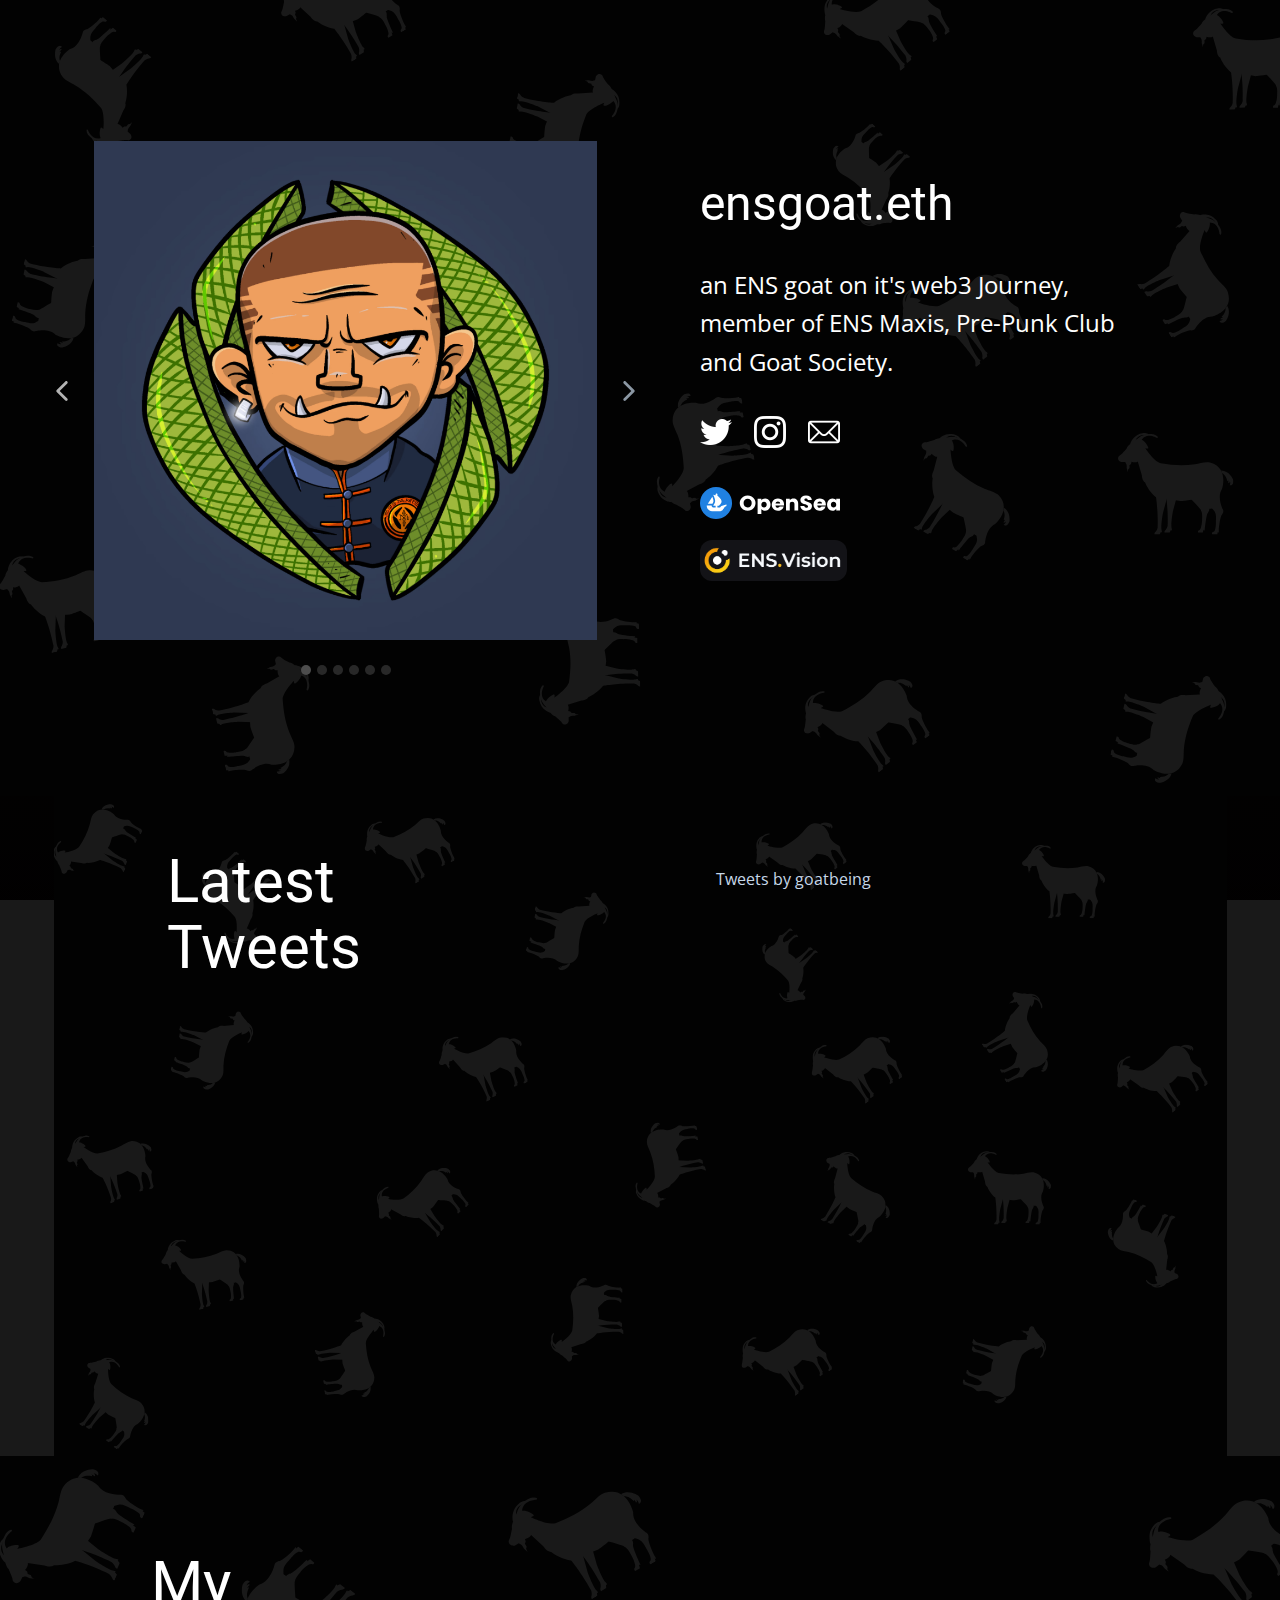
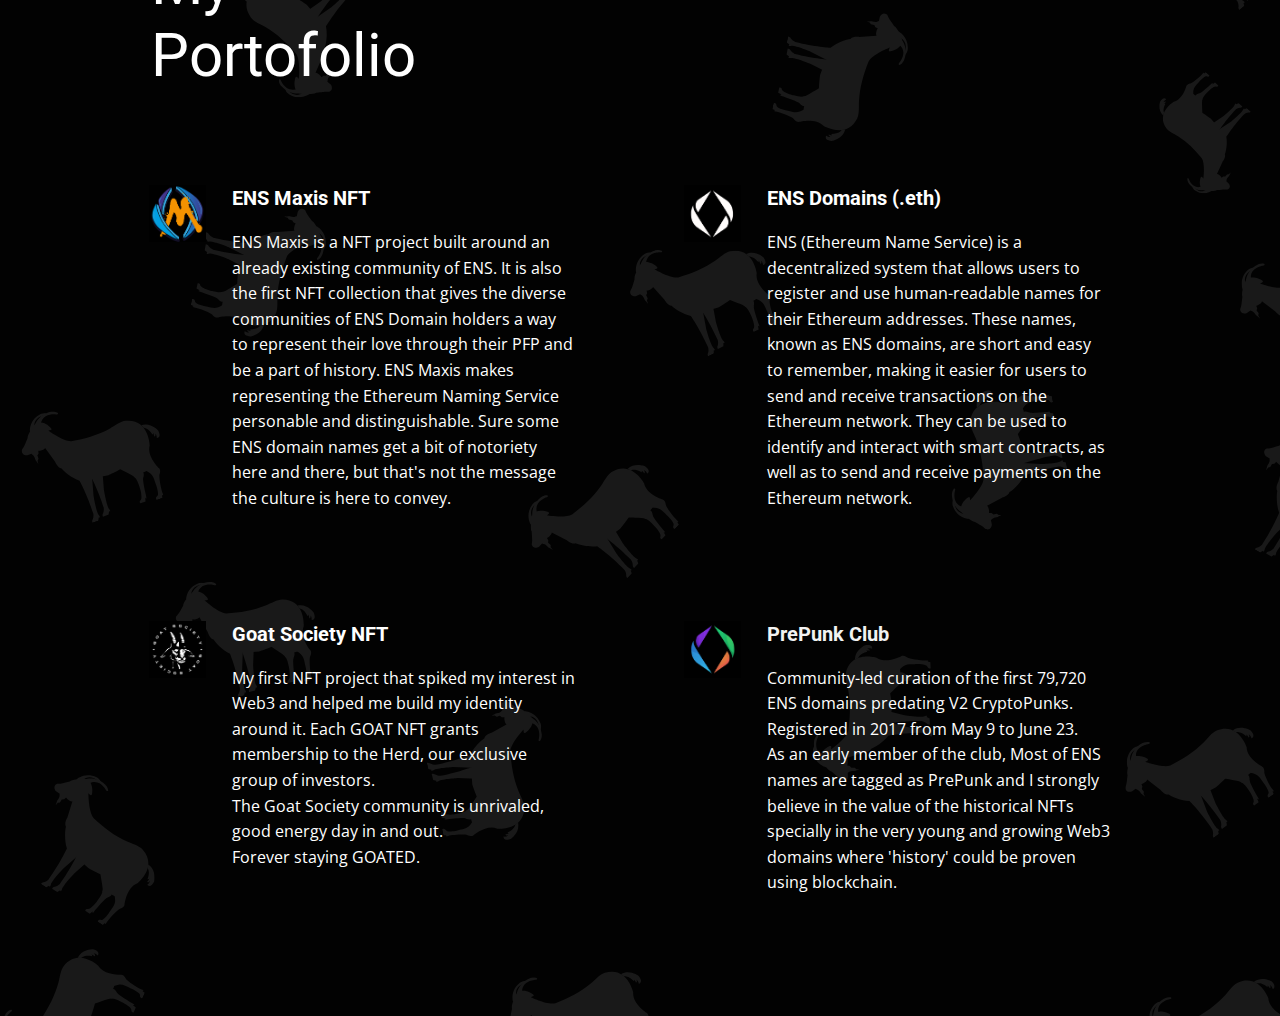
<file: index.html>
<!DOCTYPE html>
<html style="font-size: 16px;" lang="en"><head>
    <meta name="viewport" content="width=device-width, initial-scale=1.0">
    <meta charset="utf-8">
    <meta name="keywords" content="ethereum domain, goat, society, nft, ens, investor, blockchain, dot eth, decentralized, ipfs, website, hosting, limo, cloudflare, maxi, ens maxis, ens maxi, ens maxis nft, prepunk, prepunk club, club, ens domains, what to invest, web3, web69, journey, goatbeing, goatgang, goat gang, ens goat, ensgoat, ethereum, bitcoin, namecoin, publish, author, dev, web3 dev, solidity, smart contract, goat website, non fungible, token, coin, ens token, ens coin, dao, ens dao, nft project, ens nft, pfp, best pfp, pfp 2022, best nft 2022, developer">
    <meta name="description" content="Personal page of an ENS goat on it's web3 Journey, member of ENS Maxis, Pre-Punk Club and Goat Society.">
    <title>ensgoat.eth</title>
    <link rel="stylesheet" href="ensgoat.css" media="screen">
<link rel="stylesheet" href="Herd.css" media="screen">
    <script class="u-script" type="text/javascript" src="jquery.js" defer=""></script>
    <script class="u-script" type="text/javascript" src="ensgoat.js" defer=""></script>
    <meta name="generator" content="Goat Generator">
    <meta property="og:title" content="ensgoat.eth">
    <meta property="og:description" content="an ENS goat on it's web3 Journey, member of ENS Maxis, Pre-Punk Club and Goat Society.">
    <meta property="og:image" content="https://ensgoat.com/images/twittercard.png">
    <meta property="og:url" content="https://ensgoat.com">
    <link rel="canonical" href="https://ensgoat.com/">
    <link rel="icon" href="images/favicon.png">
    <link id="u-theme-google-font" rel="stylesheet" href="https://fonts.googleapis.com/css?family=Roboto:100,100i,300,300i,400,400i,500,500i,700,700i,900,900i|Open+Sans:300,300i,400,400i,500,500i,600,600i,700,700i,800,800i">
    
    
    
    
    <script type="application/ld+json">{
		"@context": "http://schema.org",
		"@type": "Organization",
		"name": "ENS Goat",
		"url": "https://ensgoat.com/",
		"logo": "images/favicon.png",
		"sameAs": [
				"https://twitter.com/goatbeing",
				"https://www.instagram.com/goatbeing/"
		]
}</script>
    <meta name="theme-color" content="#454545">
    <meta name="twitter:card" content="summary_large_image">
    <meta name="twitter:site" content="@goatbeing">
    <meta name="twitter:title" content="ensgoat.eth">
    <meta name="twitter:description" content="an ENS goat on it's web3 Journey, member of ENS Maxis, Pre-Punk Club and Goat Society.">
    <meta name="twitter:image" content="https://i.ibb.co/gw2SWDw/card.png">
    <meta property="og:type" content="website">
  </head>
  <body data-home-page="Herd.html" data-home-page-title="Herd" class="u-body u-gradient u-xl-mode" data-lang="en" style="background-image: linear-gradient(#172635, #0f0405);">
    <section class="u-clearfix u-image u-shading u-uploaded-video u-section-1" id="sec-d7a1" data-image-width="1920" data-image-height="1080">
      <div class="u-clearfix u-sheet u-valign-middle u-sheet-1">
        <div class="u-clearfix u-expanded-width u-gutter-0 u-layout-wrap u-layout-wrap-1">
          <div class="u-layout">
            <div class="u-layout-row">
              <div class="u-container-style u-layout-cell u-left-cell u-size-30 u-layout-cell-1">
                <div class="u-container-layout u-valign-middle-md u-valign-middle-sm u-valign-middle-xs u-container-layout-1">
                  <div class="u-carousel u-expanded-width-md u-gallery u-gallery-slider u-layout-carousel u-lightbox u-no-transition u-show-text-on-hover u-gallery-1" id="carousel-f035" data-interval="5000" data-u-ride="carousel">
                    <ol class="u-absolute-hcenter u-carousel-indicators u-carousel-indicators-1">
                      <li data-u-target="#carousel-f035" data-u-slide-to="0" class="u-active u-grey-70 u-shape-circle" style="width: 10px; height: 10px;"></li>
                      <li data-u-target="#carousel-f035" data-u-slide-to="1" class="u-grey-70 u-shape-circle" style="width: 10px; height: 10px;"></li>
                      <li data-u-target="#carousel-f035" data-u-slide-to="2" class="u-grey-70 u-shape-circle" style="width: 10px; height: 10px;"></li>
                      <li data-u-target="#carousel-f035" data-u-slide-to="3" class="u-grey-70 u-shape-circle" style="width: 10px; height: 10px;"></li>
                      <li data-u-target="#carousel-f035" data-u-slide-to="4" class="u-grey-70 u-shape-circle" style="width: 10px; height: 10px;"></li>
                      <li data-u-target="#carousel-f035" data-u-slide-to="5" class="u-grey-70 u-shape-circle" style="width: 10px; height: 10px;"></li>
                    </ol>
                    <div class="u-carousel-inner u-gallery-inner" role="listbox">
                      <div class="u-active u-carousel-item u-effect-fade u-gallery-item u-carousel-item-1" data-href="https://opensea.io/assets/ethereum/0xaa462106da447c0440a4be29614c19387a59a331/5669" data-target="_blank">
                        <div class="u-back-slide" data-image-width="907" data-image-height="911">
                          <img class="u-back-image u-expanded" src="images/maxi1.png">
                        </div>
                        <div class="u-align-center u-over-slide u-shading u-valign-bottom u-over-slide-1">
                          <h3 class="u-gallery-heading">ENS MAXIS NFT</h3>
                          <p class="u-gallery-text">#5669</p>
                        </div>
                      </div>
                      <div class="u-carousel-item u-effect-fade u-gallery-item u-carousel-item-2" data-href="https://opensea.io/assets/ethereum/0xaa462106da447c0440a4be29614c19387a59a331/5939">
                        <div class="u-back-slide" data-image-width="752" data-image-height="750">
                          <img class="u-back-image u-expanded" src="images/maxi3.png" alt="ENS MAXIS NFT">
                        </div>
                        <div class="u-align-center u-over-slide u-shading u-valign-bottom u-over-slide-2">
                          <h3 class="u-gallery-heading">ENS MAXIS NFT</h3>
                          <p class="u-gallery-text">#5939</p>
                        </div>
                      </div>
                      <div class="u-carousel-item u-effect-fade u-gallery-item u-carousel-item-3" data-image-width="753" data-image-height="733" data-href="https://opensea.io/assets/ethereum/0xaa462106da447c0440a4be29614c19387a59a331/7124" data-target="_blank">
                        <div class="u-back-slide">
                          <img class="u-back-image u-expanded" src="images/maxi2.png" alt="ENS MAXIS NFT">
                        </div>
                        <div class="u-align-center u-over-slide u-shading u-valign-bottom u-over-slide-3">
                          <h3 class="u-gallery-heading">ENS MAXIS NFT</h3>
                          <p class="u-gallery-text">#7124</p>
                        </div>
                      </div>
                      <div class="u-carousel-item u-effect-fade u-gallery-item u-carousel-item-4" data-image-width="751" data-image-height="749" data-href="https://opensea.io/assets/ethereum/0x2f14f1b6c350c41801b2b7ba9445670d7e2ffc70/6843" data-target="_blank">
                        <div class="u-back-slide">
                          <img class="u-back-image u-expanded" src="images/goat1.png" alt="Goat Society">
                        </div>
                        <div class="u-align-center u-over-slide u-shading u-valign-bottom u-over-slide-4">
                          <h3 class="u-gallery-heading">Goat Society</h3>
                          <p class="u-gallery-text">#6843</p>
                        </div>
                      </div>
                      <div class="u-carousel-item u-effect-fade u-gallery-item u-carousel-item-5" data-image-width="1093" data-image-height="1093" data-href="https://opensea.io/assets/ethereum/0x41231dadda96380c114e75e0da8a2b207d9232c2/1455" data-target="_blank">
                        <div class="u-back-slide">
                          <img class="u-back-image u-expanded" src="images/goat3.png" alt="Goat Society S2">
                        </div>
                        <div class="u-align-center u-over-slide u-shading u-valign-bottom u-over-slide-5">
                          <h3 class="u-gallery-heading">Goat Society S2</h3>
                          <p class="u-gallery-text">#1455</p>
                        </div>
                      </div>
                      <div class="u-carousel-item u-effect-fade u-gallery-item u-carousel-item-6" data-image-width="1096" data-image-height="1096" data-href="https://opensea.io/assets/ethereum/0x2f14f1b6c350c41801b2b7ba9445670d7e2ffc70/10880" data-target="_blank">
                        <div class="u-back-slide">
                          <img class="u-back-image u-expanded" src="images/goat2.png" alt="Goat Society">
                        </div>
                        <div class="u-align-center u-over-slide u-shading u-valign-bottom u-over-slide-6">
                          <h3 class="u-gallery-heading">Goat Society</h3>
                          <p class="u-gallery-text">#10880</p>
                        </div>
                      </div>
                    </div>
                    <a class="u-absolute-vcenter u-carousel-control u-carousel-control-prev u-opacity u-opacity-70 u-spacing-10 u-text-white u-carousel-control-1" href="#carousel-f035" role="button" data-u-slide="prev">
                      <span aria-hidden="true">
                        <svg viewBox="0 0 451.847 451.847"><path d="M97.141,225.92c0-8.095,3.091-16.192,9.259-22.366L300.689,9.27c12.359-12.359,32.397-12.359,44.751,0
c12.354,12.354,12.354,32.388,0,44.748L173.525,225.92l171.903,171.909c12.354,12.354,12.354,32.391,0,44.744
c-12.354,12.365-32.386,12.365-44.745,0l-194.29-194.281C100.226,242.115,97.141,234.018,97.141,225.92z"></path></svg>
                      </span>
                      <span class="sr-only">
                        <svg viewBox="0 0 451.847 451.847"><path d="M97.141,225.92c0-8.095,3.091-16.192,9.259-22.366L300.689,9.27c12.359-12.359,32.397-12.359,44.751,0
c12.354,12.354,12.354,32.388,0,44.748L173.525,225.92l171.903,171.909c12.354,12.354,12.354,32.391,0,44.744
c-12.354,12.365-32.386,12.365-44.745,0l-194.29-194.281C100.226,242.115,97.141,234.018,97.141,225.92z"></path></svg>
                      </span>
                    </a>
                    <a class="u-absolute-vcenter u-carousel-control u-carousel-control-next u-opacity u-opacity-70 u-spacing-10 u-carousel-control-2" href="#carousel-f035" role="button" data-u-slide="next">
                      <span aria-hidden="true">
                        <svg viewBox="0 0 451.846 451.847"><path d="M345.441,248.292L151.154,442.573c-12.359,12.365-32.397,12.365-44.75,0c-12.354-12.354-12.354-32.391,0-44.744
L278.318,225.92L106.409,54.017c-12.354-12.359-12.354-32.394,0-44.748c12.354-12.359,32.391-12.359,44.75,0l194.287,194.284
c6.177,6.18,9.262,14.271,9.262,22.366C354.708,234.018,351.617,242.115,345.441,248.292z"></path></svg>
                      </span>
                      <span class="sr-only">
                        <svg viewBox="0 0 451.846 451.847"><path d="M345.441,248.292L151.154,442.573c-12.359,12.365-32.397,12.365-44.75,0c-12.354-12.354-12.354-32.391,0-44.744
L278.318,225.92L106.409,54.017c-12.354-12.359-12.354-32.394,0-44.748c12.354-12.359,32.391-12.359,44.75,0l194.287,194.284
c6.177,6.18,9.262,14.271,9.262,22.366C354.708,234.018,351.617,242.115,345.441,248.292z"></path></svg>
                      </span>
                    </a>
                  </div>
                </div>
              </div>
              <div class="u-align-left u-container-style u-layout-cell u-right-cell u-size-30 u-layout-cell-2">
                <div class="u-container-layout u-valign-bottom-lg u-container-layout-2">
                  <h2 class="u-text u-text-body-alt-color u-text-default u-text-1" data-animation-name="customAnimationIn" data-animation-duration="1000" data-animation-direction="">ensgoat.eth<br>
                  </h2>
                  <p class="u-text u-text-body-alt-color u-text-2">an ENS goat on it's web3 Journey, member of ENS Maxis, Pre-Punk Club and Goat Society.</p><span class="u-file-icon u-icon u-text-white u-icon-1" data-href="https://instagram.com/goatbeing" data-target="_blank"><img src="images/2111491-ac95b298.png" alt=""></span><span class="u-file-icon u-icon u-text-white u-icon-2" data-href="mailto:Cryptogoat@mail.com"><img src="images/646094-d32b5ee5.png" alt=""></span><span class="u-file-icon u-icon u-text-white u-icon-3" data-href="https://twitter.com/goatbeing" data-target="_blank"><img src="images/2111738-116d63cd.png" alt=""></span>
                  <img class="u-hover-feature u-image u-image-contain u-image-default u-image-1" src="images/OpenSea-Full-Logolight.svg" alt="" data-image-width="437" data-image-height="100" data-href="https://opensea.io/goatbeing" data-target="_blank">
                  <img class="u-hover-feature u-image u-image-round u-radius-12 u-image-2" src="images/image4.png" alt="" data-image-width="408" data-image-height="115" data-href="https://ens.vision/0x/ensgoat" data-target="_blank" data-animation-name="" data-animation-duration="0" data-animation-direction="">
                </div>
              </div>
            </div>
          </div>
        </div>
      </div>
      
      
    </section>
    <section class="u-clearfix u-container-align-center u-hidden-xs u-image u-image-contain u-shading u-section-2" id="sec-0c3a" data-image-width="1920" data-image-height="1080">
      <div class="u-clearfix u-sheet u-valign-middle-xl u-sheet-1">
        <div class="u-expanded-width u-list u-list-1">
          <div class="u-repeater u-repeater-1"></div>
        </div>
        <div class="u-clearfix u-expanded-width u-layout-wrap u-layout-wrap-1">
          <div class="u-layout">
            <div class="u-layout-row">
              <div class="u-container-style u-layout-cell u-size-22-md u-size-22-sm u-size-22-xs u-size-30-lg u-size-30-xl u-layout-cell-1">
                <div class="u-container-layout u-valign-middle-sm u-valign-middle-xs u-valign-top-md u-container-layout-1">
                  <h2 class="u-text u-text-body-alt-color u-text-default u-text-1" data-animation-name="flash" data-animation-duration="1000" data-animation-direction="">Latest<br>Tweets 
                  </h2>
                </div>
              </div>
              <div class="u-container-style u-layout-cell u-size-30-lg u-size-30-xl u-size-38-md u-size-38-sm u-size-38-xs u-layout-cell-2">
                <div class="u-container-layout u-valign-bottom-md u-valign-bottom-sm u-valign-bottom-xs u-container-layout-2">
                  <div class="u-clearfix u-custom-html u-custom-html-1">
                    <a class="twitter-timeline" data-lang="en" data-width="405" data-height="512" data-theme="light" href="https://twitter.com/goatbeing?ref_src=twsrc%5Etfw">Tweets by goatbeing</a>
                    <script async="async" src="https://platform.twitter.com/widgets.js" charset="utf-8"></script>
                  </div>
                </div>
              </div>
            </div>
          </div>
        </div>
      </div>
    </section>
    <section class="u-clearfix u-image u-image-tiles u-shading u-section-3" id="sec-e3e8" data-image-width="1920" data-image-height="1080">
      <div class="u-clearfix u-sheet u-valign-middle-sm u-sheet-1">
        <h3 class="u-text u-text-1">My Portofolio </h3>
        <div class="u-expanded-width-md u-expanded-width-sm u-expanded-width-xs u-list u-list-1">
          <div class="u-repeater u-repeater-1">
            <div class="u-container-style u-list-item u-repeater-item">
              <div class="u-container-layout u-similar-container u-container-layout-1"><span class="u-file-icon u-icon u-icon-1"><img src="images/11.png" alt=""></span>
                <div class="u-container-style u-group u-group-1">
                  <div class="u-container-layout u-valign-top-md u-valign-top-xl u-valign-top-xs u-container-layout-2">
                    <h5 class="u-text u-text-2">
                      <a class="u-active-none u-border-none u-btn u-button-link u-button-style u-hover-none u-none u-text-active-palette-2-light-2 u-text-hover-palette-2-light-1 u-text-white u-btn-1" href="https://www.ensmaxis.com/" target="_blank">ENS Maxis NFT</a>
                    </h5>
                    <p class="u-text u-text-3">ENS Maxis is a NFT project built around an already existing community of ENS. It is also the first NFT collection that gives the diverse communities of ENS Domain holders a way to represent their love through their PFP and be a part of history.&nbsp;ENS Maxis makes representing the Ethereum Naming Service personable and distinguishable. Sure some ENS domain names get a bit of notoriety here and there, but that's not the message the culture is here to convey.&nbsp;</p>
                  </div>
                </div>
              </div>
            </div>
            <div class="u-container-style u-list-item u-repeater-item">
              <div class="u-container-layout u-similar-container u-container-layout-3"><span class="u-file-icon u-icon u-icon-2"><img src="images/3.png" alt=""></span>
                <div class="u-container-style u-group u-video-cover u-group-2">
                  <div class="u-container-layout u-valign-top-md u-valign-top-xl u-valign-top-xs u-container-layout-4">
                    <h5 class="u-text u-text-default-lg u-text-default-md u-text-default-xl u-text-4">
                      <a class="u-active-none u-border-none u-btn u-button-link u-button-style u-hover-none u-none u-text-active-palette-2-light-2 u-text-hover-palette-2-light-1 u-text-white u-btn-2" href="https://ens.domains/" target="_blank">ENS Domains (.eth)</a>
                    </h5>
                    <p class="u-text u-text-default u-text-5"> ENS (Ethereum Name Service) is a decentralized system that allows users to register and use human-readable names for their Ethereum addresses. These names, known as ENS domains, are short and easy to remember, making it easier for users to send and receive transactions on the Ethereum network. They can be used to identify and interact with smart contracts, as well as to send and receive payments on the Ethereum network.</p>
                  </div>
                </div>
              </div>
            </div>
            <div class="u-container-style u-list-item u-repeater-item">
              <div class="u-container-layout u-similar-container u-container-layout-5"><span class="u-file-icon u-icon u-icon-3"><img src="images/4.png" alt=""></span>
                <div class="u-container-style u-group u-video-cover u-group-3">
                  <div class="u-container-layout u-valign-top-md u-valign-top-xl u-valign-top-xs u-container-layout-6">
                    <h5 class="u-text u-text-default-lg u-text-default-md u-text-default-xl u-text-6">
                      <a class="u-active-none u-border-none u-btn u-button-link u-button-style u-hover-none u-none u-text-active-palette-2-light-2 u-text-hover-palette-2-light-1 u-text-white u-btn-3" href="https://goatsociety.io/" target="_blank">Goat Society NFT</a>
                    </h5>
                    <p class="u-text u-text-default u-text-7">My first NFT project that spiked my interest in Web3 and helped me build my identity around it. Each GOAT NFT grants membership to the Herd, our exclusive group of investors.<br>The Goat Society community is unrivaled, good energy day in and out.&nbsp;<br>Forever staying GOATED.
                    </p>
                  </div>
                </div>
              </div>
            </div>
            <div class="u-container-style u-list-item u-repeater-item">
              <div class="u-container-layout u-similar-container u-container-layout-7"><span class="u-file-icon u-icon u-icon-4"><img src="images/2.png" alt=""></span>
                <div class="u-container-style u-group u-video-cover u-group-4">
                  <div class="u-container-layout u-valign-top-md u-valign-top-xl u-valign-top-xs u-container-layout-8">
                    <h5 class="u-text u-text-default-lg u-text-default-md u-text-default-xl u-text-8">
                      <a class="u-active-none u-border-none u-btn u-button-link u-button-style u-hover-none u-none u-text-active-palette-2-light-2 u-text-grey-5 u-text-hover-palette-2-light-1 u-btn-4" href="https://pre-punk.club/" target="_blank">PrePunk Club</a>
                    </h5>
                    <p class="u-text u-text-default u-text-9"> Community-led curation of the first 79,720 ENS domains predating V2 CryptoPunks. Registered in 2017 from May 9 to June 23.<br>As an early member of the club, Most of ENS names are tagged as PrePunk and I strongly believe in the value of the historical NFTs specially in the very young and growing Web3 domains where 'history' could be proven using blockchain.
                    </p>
                  </div>
                </div>
              </div>
            </div>
          </div>
        </div>
      </div>
    </section>
    
    
    
  
</body></html>
</file>
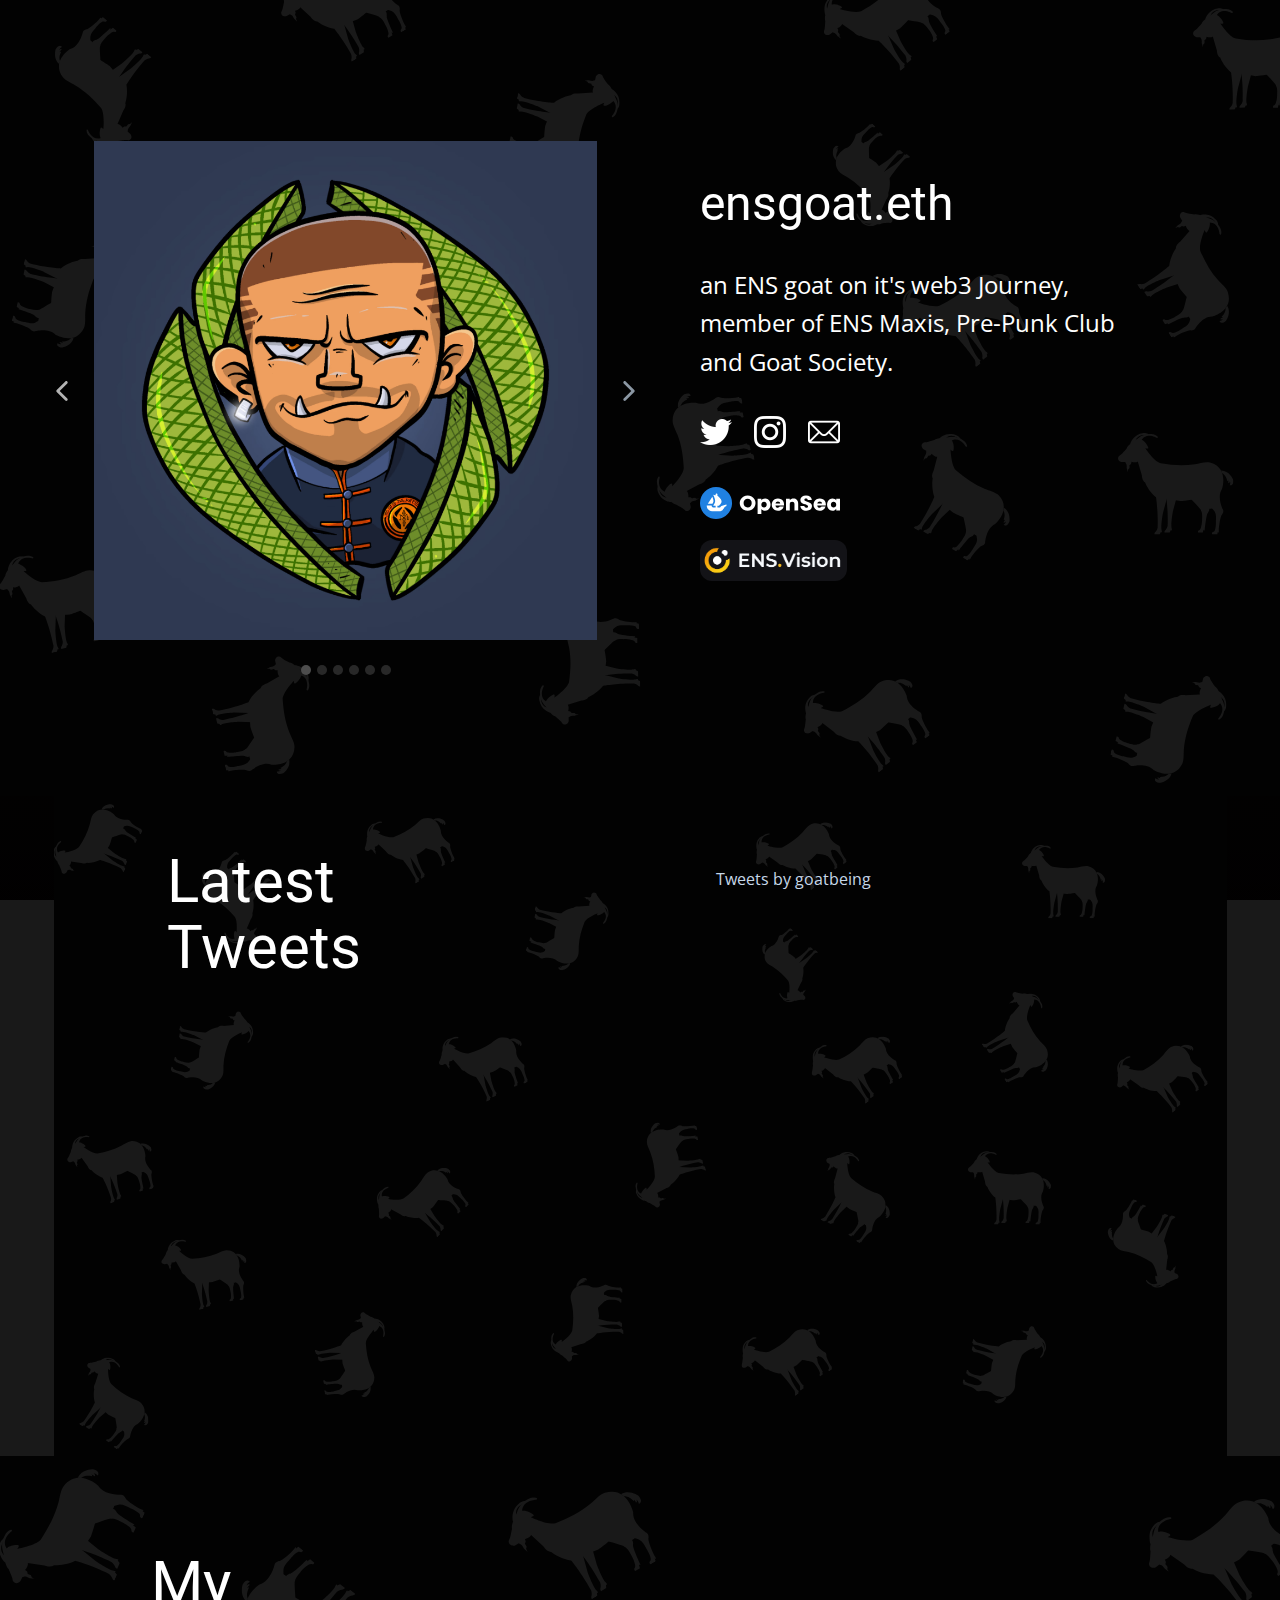
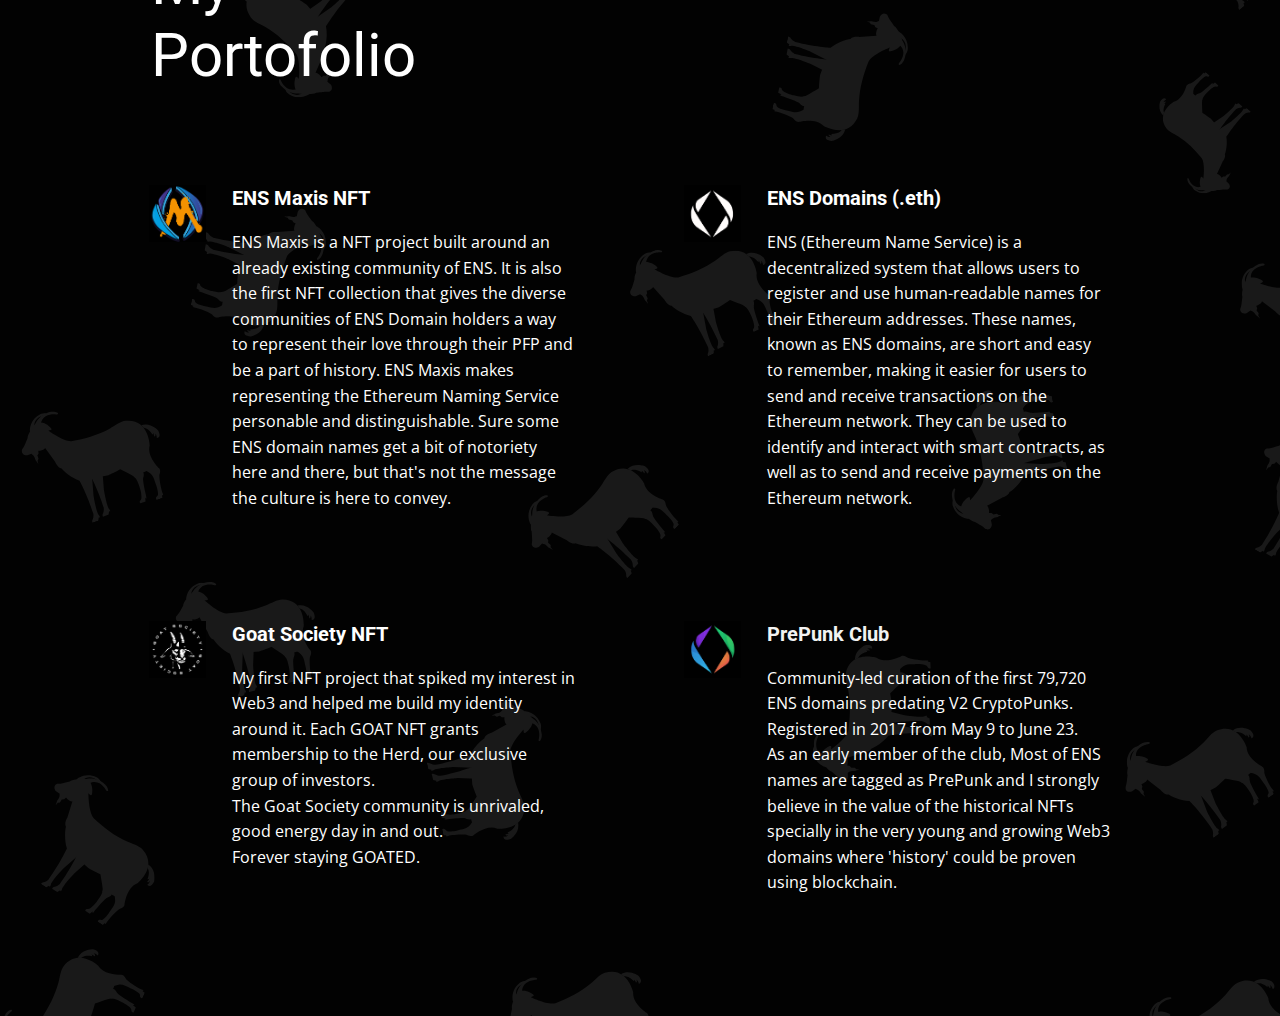
<file: Herd.html>
<!DOCTYPE html>
<html style="font-size: 16px;" lang="en"><head>
    <meta name="viewport" content="width=device-width, initial-scale=1.0">
    <meta charset="utf-8">
    <meta name="keywords" content="ethereum domain, goat, society, nft, ens, investor, blockchain, dot eth, decentralized, ipfs, website, hosting, limo, cloudflare, maxi, ens maxis, ens maxi, ens maxis nft, prepunk, prepunk club, club, ens domains, what to invest, web3, web69, journey, goatbeing, goatgang, goat gang, ens goat, ensgoat, ethereum, bitcoin, namecoin, publish, author, dev, web3 dev, solidity, smart contract, goat website, non fungible, token, coin, ens token, ens coin, dao, ens dao, nft project, ens nft, pfp, best pfp, pfp 2022, best nft 2022, developer">
    <meta name="description" content="Personal page of an ENS goat on it's web3 Journey, member of ENS Maxis, Pre-Punk Club and Goat Society.">
    <title>ensgoat.eth</title>
    <link rel="stylesheet" href="ensgoat.css" media="screen">
<link rel="stylesheet" href="Herd.css" media="screen">
    <script class="u-script" type="text/javascript" src="jquery.js" defer=""></script>
    <script class="u-script" type="text/javascript" src="ensgoat.js" defer=""></script>
    <meta name="generator" content="Goat Generator">
    <meta property="og:title" content="ensgoat.eth">
    <meta property="og:description" content="an ENS goat on it's web3 Journey, member of ENS Maxis, Pre-Punk Club and Goat Society.">
    <meta property="og:image" content="https://ensgoat.com/images/twittercard.png">
    <meta property="og:url" content="https://ensgoat.com">
    <link rel="canonical" href="https://ensgoat.com/">
    <link rel="icon" href="images/favicon.png">
    <link id="u-theme-google-font" rel="stylesheet" href="https://fonts.googleapis.com/css?family=Roboto:100,100i,300,300i,400,400i,500,500i,700,700i,900,900i|Open+Sans:300,300i,400,400i,500,500i,600,600i,700,700i,800,800i">
    
    
    
    
    <script type="application/ld+json">{
		"@context": "http://schema.org",
		"@type": "Organization",
		"name": "ENS Goat",
		"url": "https://ensgoat.com/",
		"logo": "images/favicon.png",
		"sameAs": [
				"https://twitter.com/goatbeing",
				"https://www.instagram.com/goatbeing/"
		]
}</script>
    <meta name="theme-color" content="#454545">
    <meta name="twitter:card" content="summary_large_image">
    <meta name="twitter:site" content="@goatbeing">
    <meta name="twitter:title" content="ensgoat.eth">
    <meta name="twitter:description" content="an ENS goat on it's web3 Journey, member of ENS Maxis, Pre-Punk Club and Goat Society.">
    <meta name="twitter:image" content="https://i.ibb.co/gw2SWDw/card.png">
    <meta property="og:type" content="website">
  </head>
  <body class="u-body u-gradient u-xl-mode" data-lang="en" style="background-image: linear-gradient(#172635, #0f0405);">
    <section class="u-clearfix u-image u-shading u-uploaded-video u-section-1" id="sec-d7a1" data-image-width="1920" data-image-height="1080">
      <div class="u-clearfix u-sheet u-valign-middle u-sheet-1">
        <div class="u-clearfix u-expanded-width u-gutter-0 u-layout-wrap u-layout-wrap-1">
          <div class="u-layout">
            <div class="u-layout-row">
              <div class="u-container-style u-layout-cell u-left-cell u-size-30 u-layout-cell-1">
                <div class="u-container-layout u-valign-middle-md u-valign-middle-sm u-valign-middle-xs u-container-layout-1">
                  <div class="u-carousel u-expanded-width-md u-gallery u-gallery-slider u-layout-carousel u-lightbox u-no-transition u-show-text-on-hover u-gallery-1" id="carousel-f035" data-interval="5000" data-u-ride="carousel">
                    <ol class="u-absolute-hcenter u-carousel-indicators u-carousel-indicators-1">
                      <li data-u-target="#carousel-f035" data-u-slide-to="0" class="u-active u-grey-70 u-shape-circle" style="width: 10px; height: 10px;"></li>
                      <li data-u-target="#carousel-f035" data-u-slide-to="1" class="u-grey-70 u-shape-circle" style="width: 10px; height: 10px;"></li>
                      <li data-u-target="#carousel-f035" data-u-slide-to="2" class="u-grey-70 u-shape-circle" style="width: 10px; height: 10px;"></li>
                      <li data-u-target="#carousel-f035" data-u-slide-to="3" class="u-grey-70 u-shape-circle" style="width: 10px; height: 10px;"></li>
                      <li data-u-target="#carousel-f035" data-u-slide-to="4" class="u-grey-70 u-shape-circle" style="width: 10px; height: 10px;"></li>
                      <li data-u-target="#carousel-f035" data-u-slide-to="5" class="u-grey-70 u-shape-circle" style="width: 10px; height: 10px;"></li>
                    </ol>
                    <div class="u-carousel-inner u-gallery-inner" role="listbox">
                      <div class="u-active u-carousel-item u-effect-fade u-gallery-item u-carousel-item-1" data-href="https://opensea.io/assets/ethereum/0xaa462106da447c0440a4be29614c19387a59a331/5669" data-target="_blank">
                        <div class="u-back-slide" data-image-width="907" data-image-height="911">
                          <img class="u-back-image u-expanded" src="images/maxi1.png">
                        </div>
                        <div class="u-align-center u-over-slide u-shading u-valign-bottom u-over-slide-1">
                          <h3 class="u-gallery-heading">ENS MAXIS NFT</h3>
                          <p class="u-gallery-text">#5669</p>
                        </div>
                      </div>
                      <div class="u-carousel-item u-effect-fade u-gallery-item u-carousel-item-2" data-href="https://opensea.io/assets/ethereum/0xaa462106da447c0440a4be29614c19387a59a331/5939">
                        <div class="u-back-slide" data-image-width="752" data-image-height="750">
                          <img class="u-back-image u-expanded" src="images/maxi3.png" alt="ENS MAXIS NFT">
                        </div>
                        <div class="u-align-center u-over-slide u-shading u-valign-bottom u-over-slide-2">
                          <h3 class="u-gallery-heading">ENS MAXIS NFT</h3>
                          <p class="u-gallery-text">#5939</p>
                        </div>
                      </div>
                      <div class="u-carousel-item u-effect-fade u-gallery-item u-carousel-item-3" data-image-width="753" data-image-height="733" data-href="https://opensea.io/assets/ethereum/0xaa462106da447c0440a4be29614c19387a59a331/7124" data-target="_blank">
                        <div class="u-back-slide">
                          <img class="u-back-image u-expanded" src="images/maxi2.png" alt="ENS MAXIS NFT">
                        </div>
                        <div class="u-align-center u-over-slide u-shading u-valign-bottom u-over-slide-3">
                          <h3 class="u-gallery-heading">ENS MAXIS NFT</h3>
                          <p class="u-gallery-text">#7124</p>
                        </div>
                      </div>
                      <div class="u-carousel-item u-effect-fade u-gallery-item u-carousel-item-4" data-image-width="751" data-image-height="749" data-href="https://opensea.io/assets/ethereum/0x2f14f1b6c350c41801b2b7ba9445670d7e2ffc70/6843" data-target="_blank">
                        <div class="u-back-slide">
                          <img class="u-back-image u-expanded" src="images/goat1.png" alt="Goat Society">
                        </div>
                        <div class="u-align-center u-over-slide u-shading u-valign-bottom u-over-slide-4">
                          <h3 class="u-gallery-heading">Goat Society</h3>
                          <p class="u-gallery-text">#6843</p>
                        </div>
                      </div>
                      <div class="u-carousel-item u-effect-fade u-gallery-item u-carousel-item-5" data-image-width="1093" data-image-height="1093" data-href="https://opensea.io/assets/ethereum/0x41231dadda96380c114e75e0da8a2b207d9232c2/1455" data-target="_blank">
                        <div class="u-back-slide">
                          <img class="u-back-image u-expanded" src="images/goat3.png" alt="Goat Society S2">
                        </div>
                        <div class="u-align-center u-over-slide u-shading u-valign-bottom u-over-slide-5">
                          <h3 class="u-gallery-heading">Goat Society S2</h3>
                          <p class="u-gallery-text">#1455</p>
                        </div>
                      </div>
                      <div class="u-carousel-item u-effect-fade u-gallery-item u-carousel-item-6" data-image-width="1096" data-image-height="1096" data-href="https://opensea.io/assets/ethereum/0x2f14f1b6c350c41801b2b7ba9445670d7e2ffc70/10880" data-target="_blank">
                        <div class="u-back-slide">
                          <img class="u-back-image u-expanded" src="images/goat2.png" alt="Goat Society">
                        </div>
                        <div class="u-align-center u-over-slide u-shading u-valign-bottom u-over-slide-6">
                          <h3 class="u-gallery-heading">Goat Society</h3>
                          <p class="u-gallery-text">#10880</p>
                        </div>
                      </div>
                    </div>
                    <a class="u-absolute-vcenter u-carousel-control u-carousel-control-prev u-opacity u-opacity-70 u-spacing-10 u-text-white u-carousel-control-1" href="#carousel-f035" role="button" data-u-slide="prev">
                      <span aria-hidden="true">
                        <svg viewBox="0 0 451.847 451.847"><path d="M97.141,225.92c0-8.095,3.091-16.192,9.259-22.366L300.689,9.27c12.359-12.359,32.397-12.359,44.751,0
c12.354,12.354,12.354,32.388,0,44.748L173.525,225.92l171.903,171.909c12.354,12.354,12.354,32.391,0,44.744
c-12.354,12.365-32.386,12.365-44.745,0l-194.29-194.281C100.226,242.115,97.141,234.018,97.141,225.92z"></path></svg>
                      </span>
                      <span class="sr-only">
                        <svg viewBox="0 0 451.847 451.847"><path d="M97.141,225.92c0-8.095,3.091-16.192,9.259-22.366L300.689,9.27c12.359-12.359,32.397-12.359,44.751,0
c12.354,12.354,12.354,32.388,0,44.748L173.525,225.92l171.903,171.909c12.354,12.354,12.354,32.391,0,44.744
c-12.354,12.365-32.386,12.365-44.745,0l-194.29-194.281C100.226,242.115,97.141,234.018,97.141,225.92z"></path></svg>
                      </span>
                    </a>
                    <a class="u-absolute-vcenter u-carousel-control u-carousel-control-next u-opacity u-opacity-70 u-spacing-10 u-carousel-control-2" href="#carousel-f035" role="button" data-u-slide="next">
                      <span aria-hidden="true">
                        <svg viewBox="0 0 451.846 451.847"><path d="M345.441,248.292L151.154,442.573c-12.359,12.365-32.397,12.365-44.75,0c-12.354-12.354-12.354-32.391,0-44.744
L278.318,225.92L106.409,54.017c-12.354-12.359-12.354-32.394,0-44.748c12.354-12.359,32.391-12.359,44.75,0l194.287,194.284
c6.177,6.18,9.262,14.271,9.262,22.366C354.708,234.018,351.617,242.115,345.441,248.292z"></path></svg>
                      </span>
                      <span class="sr-only">
                        <svg viewBox="0 0 451.846 451.847"><path d="M345.441,248.292L151.154,442.573c-12.359,12.365-32.397,12.365-44.75,0c-12.354-12.354-12.354-32.391,0-44.744
L278.318,225.92L106.409,54.017c-12.354-12.359-12.354-32.394,0-44.748c12.354-12.359,32.391-12.359,44.75,0l194.287,194.284
c6.177,6.18,9.262,14.271,9.262,22.366C354.708,234.018,351.617,242.115,345.441,248.292z"></path></svg>
                      </span>
                    </a>
                  </div>
                </div>
              </div>
              <div class="u-align-left u-container-style u-layout-cell u-right-cell u-size-30 u-layout-cell-2">
                <div class="u-container-layout u-valign-bottom-lg u-container-layout-2">
                  <h2 class="u-text u-text-body-alt-color u-text-default u-text-1" data-animation-name="customAnimationIn" data-animation-duration="1000" data-animation-direction="">ensgoat.eth<br>
                  </h2>
                  <p class="u-text u-text-body-alt-color u-text-2">an ENS goat on it's web3 Journey, member of ENS Maxis, Pre-Punk Club and Goat Society.</p><span class="u-file-icon u-icon u-text-white u-icon-1" data-href="https://instagram.com/goatbeing" data-target="_blank"><img src="images/2111491-ac95b298.png" alt=""></span><span class="u-file-icon u-icon u-text-white u-icon-2" data-href="mailto:Cryptogoat@mail.com"><img src="images/646094-d32b5ee5.png" alt=""></span><span class="u-file-icon u-icon u-text-white u-icon-3" data-href="https://twitter.com/goatbeing" data-target="_blank"><img src="images/2111738-116d63cd.png" alt=""></span>
                  <img class="u-hover-feature u-image u-image-contain u-image-default u-image-1" src="images/OpenSea-Full-Logolight.svg" alt="" data-image-width="437" data-image-height="100" data-href="https://opensea.io/goatbeing" data-target="_blank">
                  <img class="u-hover-feature u-image u-image-round u-radius-12 u-image-2" src="images/image4.png" alt="" data-image-width="408" data-image-height="115" data-href="https://ens.vision/0x/ensgoat" data-target="_blank" data-animation-name="" data-animation-duration="0" data-animation-direction="">
                </div>
              </div>
            </div>
          </div>
        </div>
      </div>
      
      
    </section>
    <section class="u-clearfix u-container-align-center u-hidden-xs u-image u-image-contain u-shading u-section-2" id="sec-0c3a" data-image-width="1920" data-image-height="1080">
      <div class="u-clearfix u-sheet u-valign-middle-xl u-sheet-1">
        <div class="u-expanded-width u-list u-list-1">
          <div class="u-repeater u-repeater-1"></div>
        </div>
        <div class="u-clearfix u-expanded-width u-layout-wrap u-layout-wrap-1">
          <div class="u-layout">
            <div class="u-layout-row">
              <div class="u-container-style u-layout-cell u-size-22-md u-size-22-sm u-size-22-xs u-size-30-lg u-size-30-xl u-layout-cell-1">
                <div class="u-container-layout u-valign-middle-sm u-valign-middle-xs u-valign-top-md u-container-layout-1">
                  <h2 class="u-text u-text-body-alt-color u-text-default u-text-1" data-animation-name="flash" data-animation-duration="1000" data-animation-direction="">Latest<br>Tweets 
                  </h2>
                </div>
              </div>
              <div class="u-container-style u-layout-cell u-size-30-lg u-size-30-xl u-size-38-md u-size-38-sm u-size-38-xs u-layout-cell-2">
                <div class="u-container-layout u-valign-bottom-md u-valign-bottom-sm u-valign-bottom-xs u-container-layout-2">
                  <div class="u-clearfix u-custom-html u-custom-html-1">
                    <a class="twitter-timeline" data-lang="en" data-width="405" data-height="512" data-theme="light" href="https://twitter.com/goatbeing?ref_src=twsrc%5Etfw">Tweets by goatbeing</a>
                    <script async="async" src="https://platform.twitter.com/widgets.js" charset="utf-8"></script>
                  </div>
                </div>
              </div>
            </div>
          </div>
        </div>
      </div>
    </section>
    <section class="u-clearfix u-image u-image-tiles u-shading u-section-3" id="sec-e3e8" data-image-width="1920" data-image-height="1080">
      <div class="u-clearfix u-sheet u-valign-middle-sm u-sheet-1">
        <h3 class="u-text u-text-1">My Portofolio </h3>
        <div class="u-expanded-width-md u-expanded-width-sm u-expanded-width-xs u-list u-list-1">
          <div class="u-repeater u-repeater-1">
            <div class="u-container-style u-list-item u-repeater-item">
              <div class="u-container-layout u-similar-container u-container-layout-1"><span class="u-file-icon u-icon u-icon-1"><img src="images/11.png" alt=""></span>
                <div class="u-container-style u-group u-group-1">
                  <div class="u-container-layout u-valign-top-md u-valign-top-xl u-valign-top-xs u-container-layout-2">
                    <h5 class="u-text u-text-2">
                      <a class="u-active-none u-border-none u-btn u-button-link u-button-style u-hover-none u-none u-text-active-palette-2-light-2 u-text-hover-palette-2-light-1 u-text-white u-btn-1" href="https://www.ensmaxis.com/" target="_blank">ENS Maxis NFT</a>
                    </h5>
                    <p class="u-text u-text-3">ENS Maxis is a NFT project built around an already existing community of ENS. It is also the first NFT collection that gives the diverse communities of ENS Domain holders a way to represent their love through their PFP and be a part of history.&nbsp;ENS Maxis makes representing the Ethereum Naming Service personable and distinguishable. Sure some ENS domain names get a bit of notoriety here and there, but that's not the message the culture is here to convey.&nbsp;</p>
                  </div>
                </div>
              </div>
            </div>
            <div class="u-container-style u-list-item u-repeater-item">
              <div class="u-container-layout u-similar-container u-container-layout-3"><span class="u-file-icon u-icon u-icon-2"><img src="images/3.png" alt=""></span>
                <div class="u-container-style u-group u-video-cover u-group-2">
                  <div class="u-container-layout u-valign-top-md u-valign-top-xl u-valign-top-xs u-container-layout-4">
                    <h5 class="u-text u-text-default-lg u-text-default-md u-text-default-xl u-text-4">
                      <a class="u-active-none u-border-none u-btn u-button-link u-button-style u-hover-none u-none u-text-active-palette-2-light-2 u-text-hover-palette-2-light-1 u-text-white u-btn-2" href="https://ens.domains/" target="_blank">ENS Domains (.eth)</a>
                    </h5>
                    <p class="u-text u-text-default u-text-5"> ENS (Ethereum Name Service) is a decentralized system that allows users to register and use human-readable names for their Ethereum addresses. These names, known as ENS domains, are short and easy to remember, making it easier for users to send and receive transactions on the Ethereum network. They can be used to identify and interact with smart contracts, as well as to send and receive payments on the Ethereum network.</p>
                  </div>
                </div>
              </div>
            </div>
            <div class="u-container-style u-list-item u-repeater-item">
              <div class="u-container-layout u-similar-container u-container-layout-5"><span class="u-file-icon u-icon u-icon-3"><img src="images/4.png" alt=""></span>
                <div class="u-container-style u-group u-video-cover u-group-3">
                  <div class="u-container-layout u-valign-top-md u-valign-top-xl u-valign-top-xs u-container-layout-6">
                    <h5 class="u-text u-text-default-lg u-text-default-md u-text-default-xl u-text-6">
                      <a class="u-active-none u-border-none u-btn u-button-link u-button-style u-hover-none u-none u-text-active-palette-2-light-2 u-text-hover-palette-2-light-1 u-text-white u-btn-3" href="https://goatsociety.io/" target="_blank">Goat Society NFT</a>
                    </h5>
                    <p class="u-text u-text-default u-text-7">My first NFT project that spiked my interest in Web3 and helped me build my identity around it. Each GOAT NFT grants membership to the Herd, our exclusive group of investors.<br>The Goat Society community is unrivaled, good energy day in and out.&nbsp;<br>Forever staying GOATED.
                    </p>
                  </div>
                </div>
              </div>
            </div>
            <div class="u-container-style u-list-item u-repeater-item">
              <div class="u-container-layout u-similar-container u-container-layout-7"><span class="u-file-icon u-icon u-icon-4"><img src="images/2.png" alt=""></span>
                <div class="u-container-style u-group u-video-cover u-group-4">
                  <div class="u-container-layout u-valign-top-md u-valign-top-xl u-valign-top-xs u-container-layout-8">
                    <h5 class="u-text u-text-default-lg u-text-default-md u-text-default-xl u-text-8">
                      <a class="u-active-none u-border-none u-btn u-button-link u-button-style u-hover-none u-none u-text-active-palette-2-light-2 u-text-grey-5 u-text-hover-palette-2-light-1 u-btn-4" href="https://pre-punk.club/" target="_blank">PrePunk Club</a>
                    </h5>
                    <p class="u-text u-text-default u-text-9"> Community-led curation of the first 79,720 ENS domains predating V2 CryptoPunks. Registered in 2017 from May 9 to June 23.<br>As an early member of the club, Most of ENS names are tagged as PrePunk and I strongly believe in the value of the historical NFTs specially in the very young and growing Web3 domains where 'history' could be proven using blockchain.
                    </p>
                  </div>
                </div>
              </div>
            </div>
          </div>
        </div>
      </div>
    </section>
    
    
    
  
</body></html>
</file>
